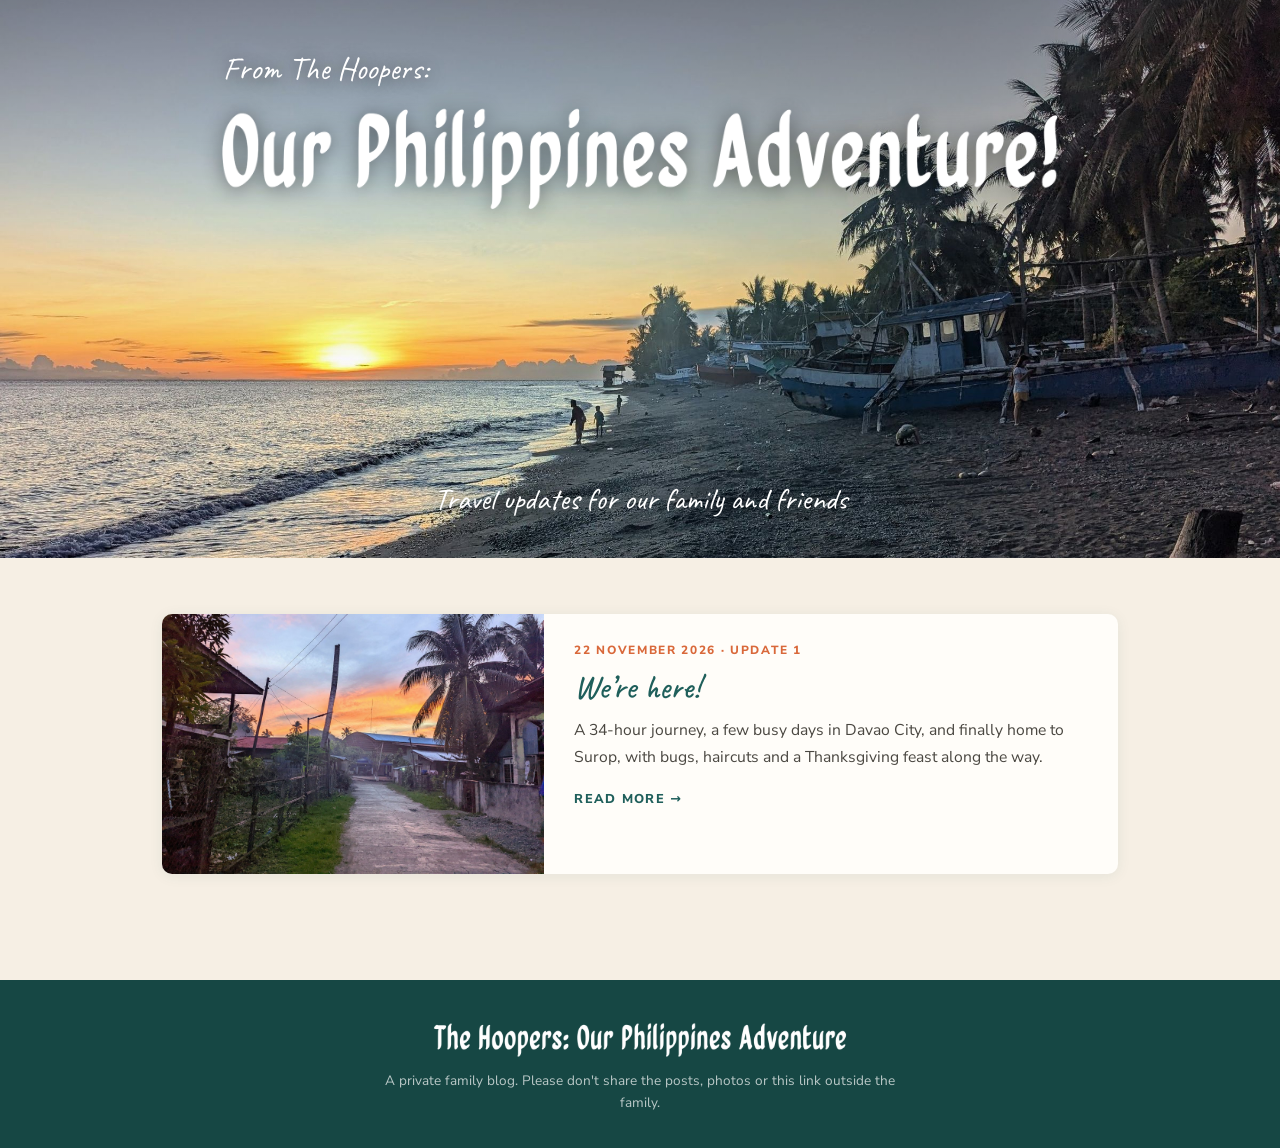
<file: index.html>
<!DOCTYPE html>
<html lang="en-GB">
<head>
  <meta charset="UTF-8">
  <meta name="viewport" content="width=device-width, initial-scale=1.0">
  <meta name="robots" content="noindex, nofollow">
  <title>Our Philippines Adventure! — The Hoopers Abroad</title>
  <link rel="preconnect" href="https://fonts.googleapis.com">
  <link rel="preconnect" href="https://fonts.gstatic.com" crossorigin>
  <link href="https://fonts.googleapis.com/css2?family=Nunito+Sans:ital,wght@0,400;0,700;0,800;1,400&family=Caveat:wght@500&display=swap" rel="stylesheet">
  <link rel="stylesheet" href="assets/style.css">
</head>
<body>

<!-- Header photo: Tibanban beach at sunset. To change it, replace the url below. -->
<header class="home-hero has-photo" style="background-image:url('assets/home/home-01-tibanban-sunset.jpg')">
  <div class="hero-title">
    <div class="kicker">From The Hoopers:</div>
    <!-- Title is an image in the Quiapo font: its licence allows the letters as a picture,
         but not as a web font without the designer's permission. -->
    <h1><img class="title-img" src="assets/home/title-our-philippines-adventure.png" alt="Our Philippines Adventure!" width="2000" height="281"></h1>
  </div>
  <div class="strap">Travel updates for our family and friends</div>
</header>

<main class="post-list">
  <div class="container--wide">

    <!-- POSTS: newest first. Copy this block for each new post.
    <a class="post-card" href="posts/YYYY-MM-slug.html">
      <img src="assets/posts/YYYY-MM-slug/YYYY-MM-slug-01-description.jpg" alt="">
      <div class="post-card-body">
        <div class="post-card-date">22 November 2026</div>
        <h2>Post title</h2>
        <p>One- or two-sentence summary.</p>
        <span class="read-more">Read more →</span>
      </div>
    </a>
    -->

    <a class="post-card" href="posts/2026-11-were-here.html">
      <img src="assets/posts/2026-11-were-here/2026-11-were-here-04-02-our-street-at-sunset.jpg" alt="">
      <div class="post-card-body">
        <div class="post-card-date">22 November 2026 · Update 1</div>
        <h2>We’re here!</h2>
        <p>A 34-hour journey, a few busy days in Davao City, and finally home to Surop, with bugs, haircuts and a Thanksgiving feast along the way.</p>
        <span class="read-more">Read more →</span>
      </div>
    </a>


  </div>
</main>

<footer>
  <div class="footer-name"><img class="footer-title-img" src="assets/home/footer-the-hoopers-our-philippines-adventure.png" alt="The Hoopers: Our Philippines Adventure" width="1200" height="114"></div>
  <p class="private-note">A private family blog. Please don't share the posts, photos or this link outside the family.</p>
</footer>

</body>
</html>
</file>
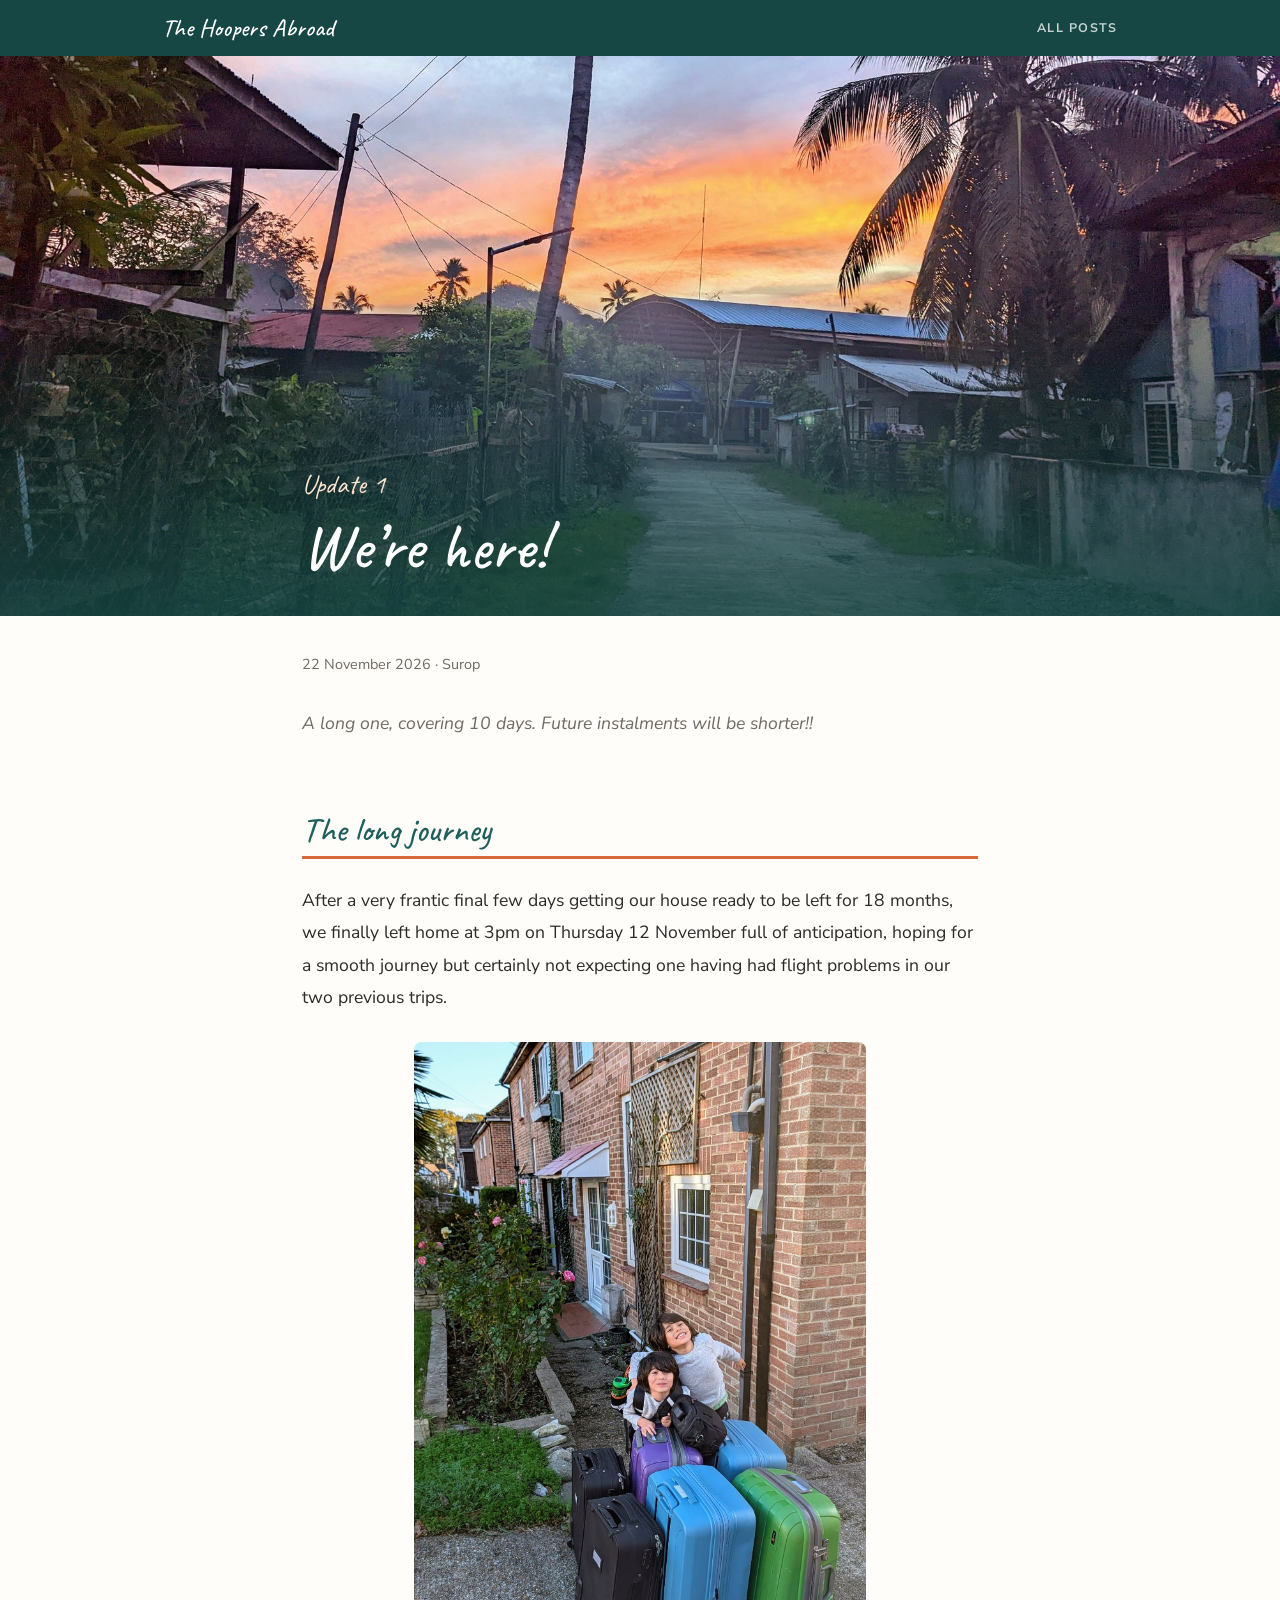
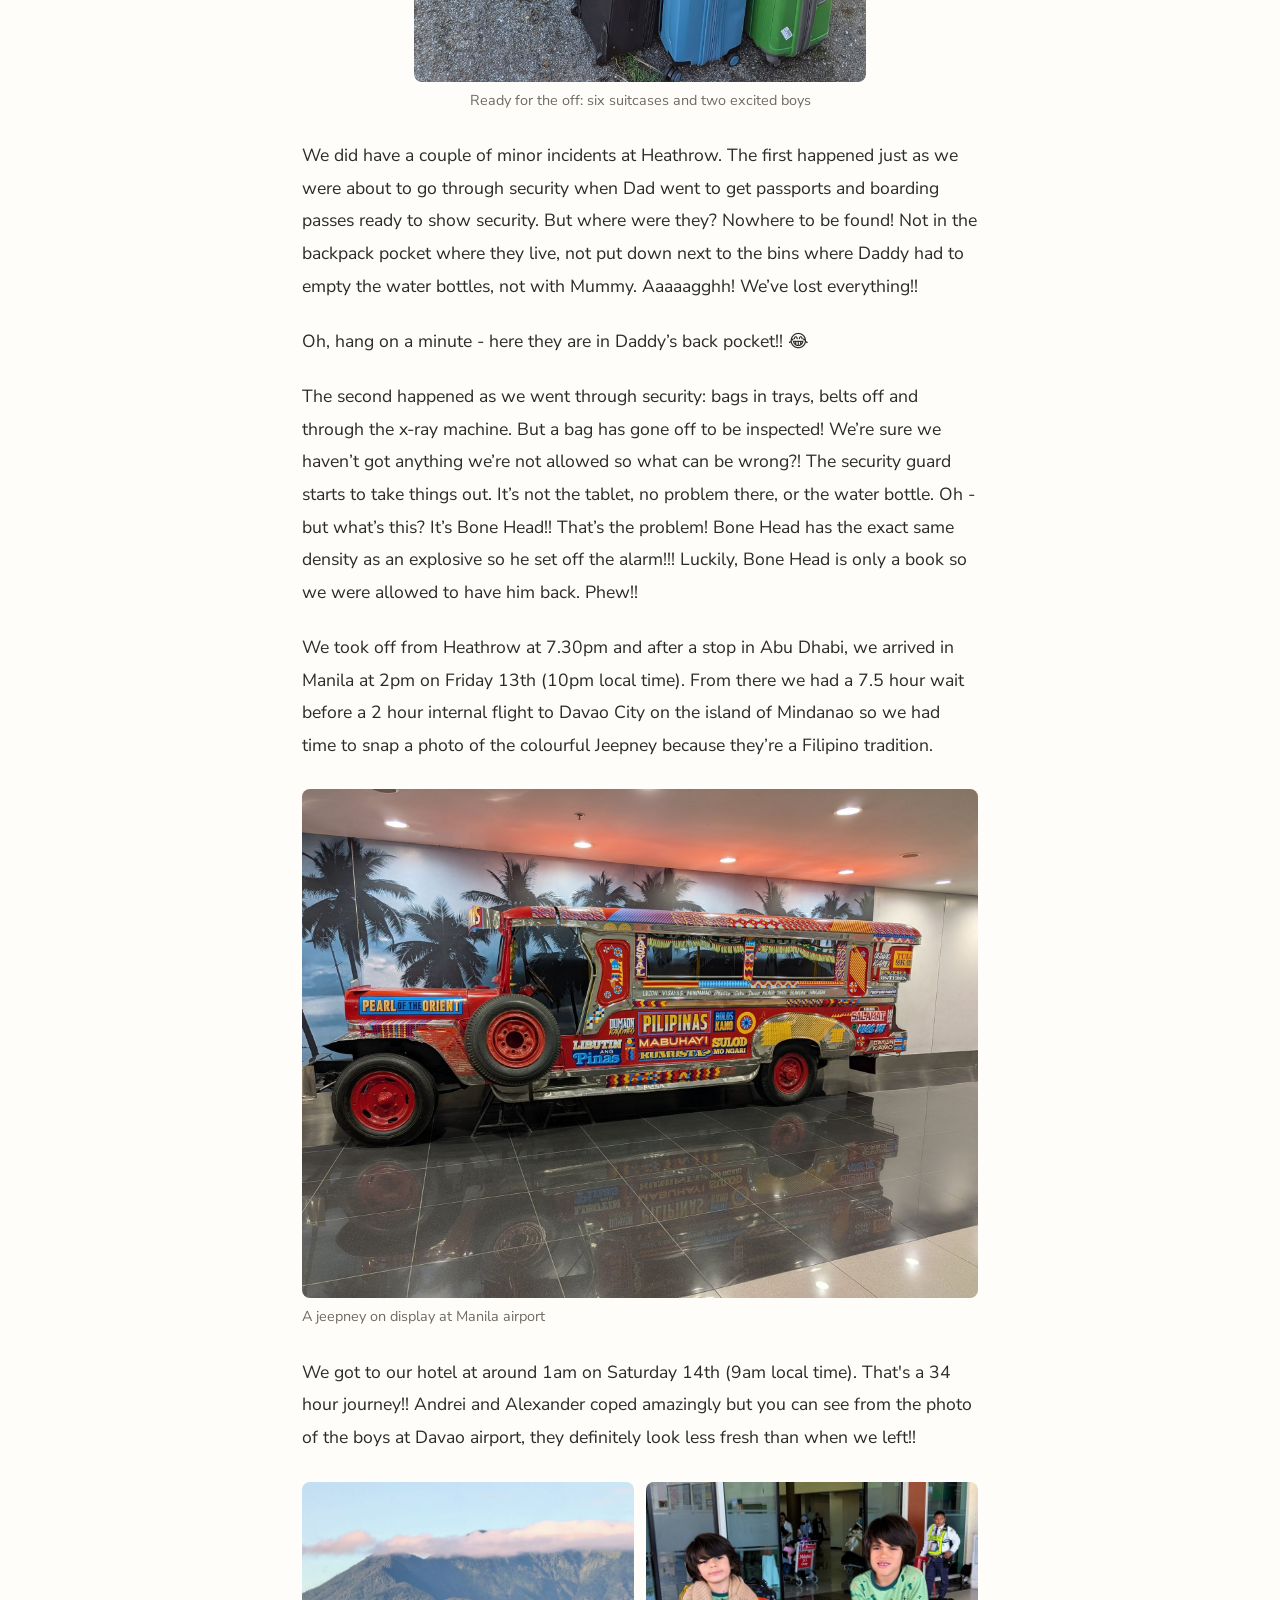
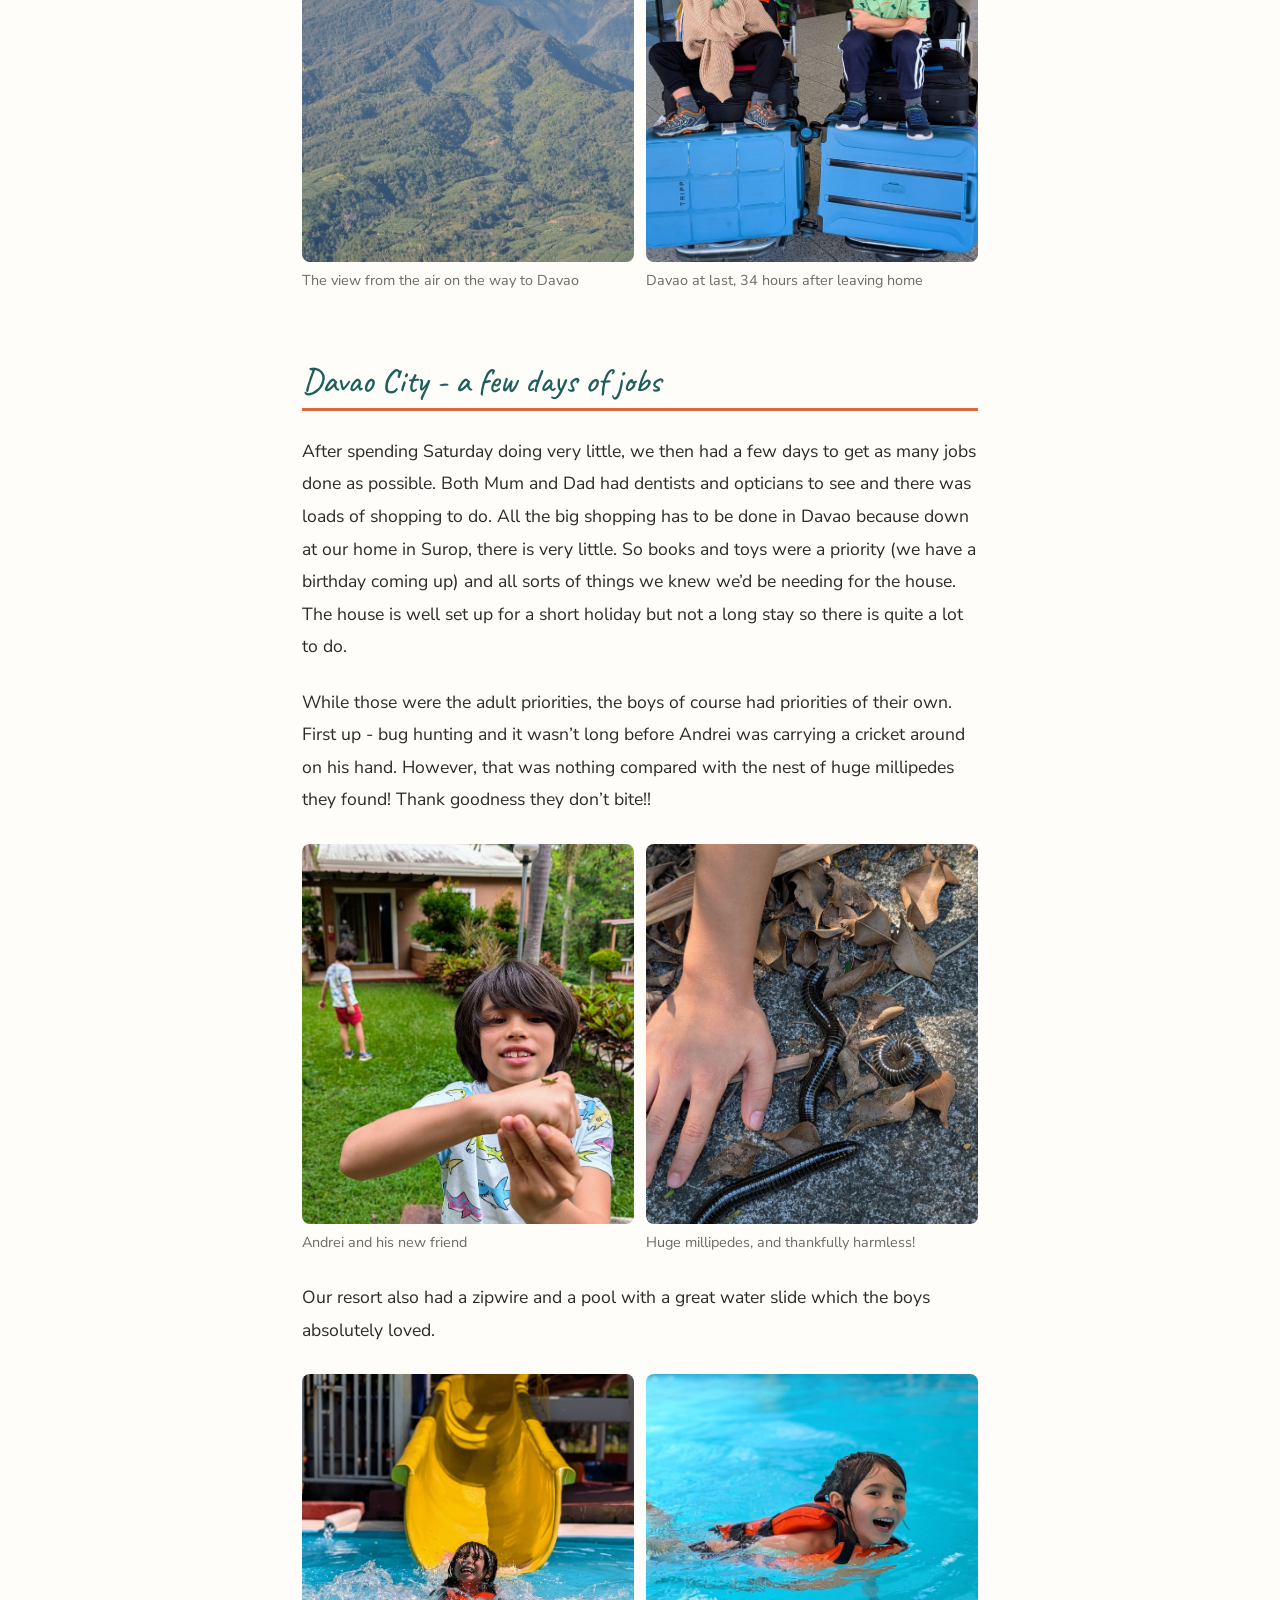
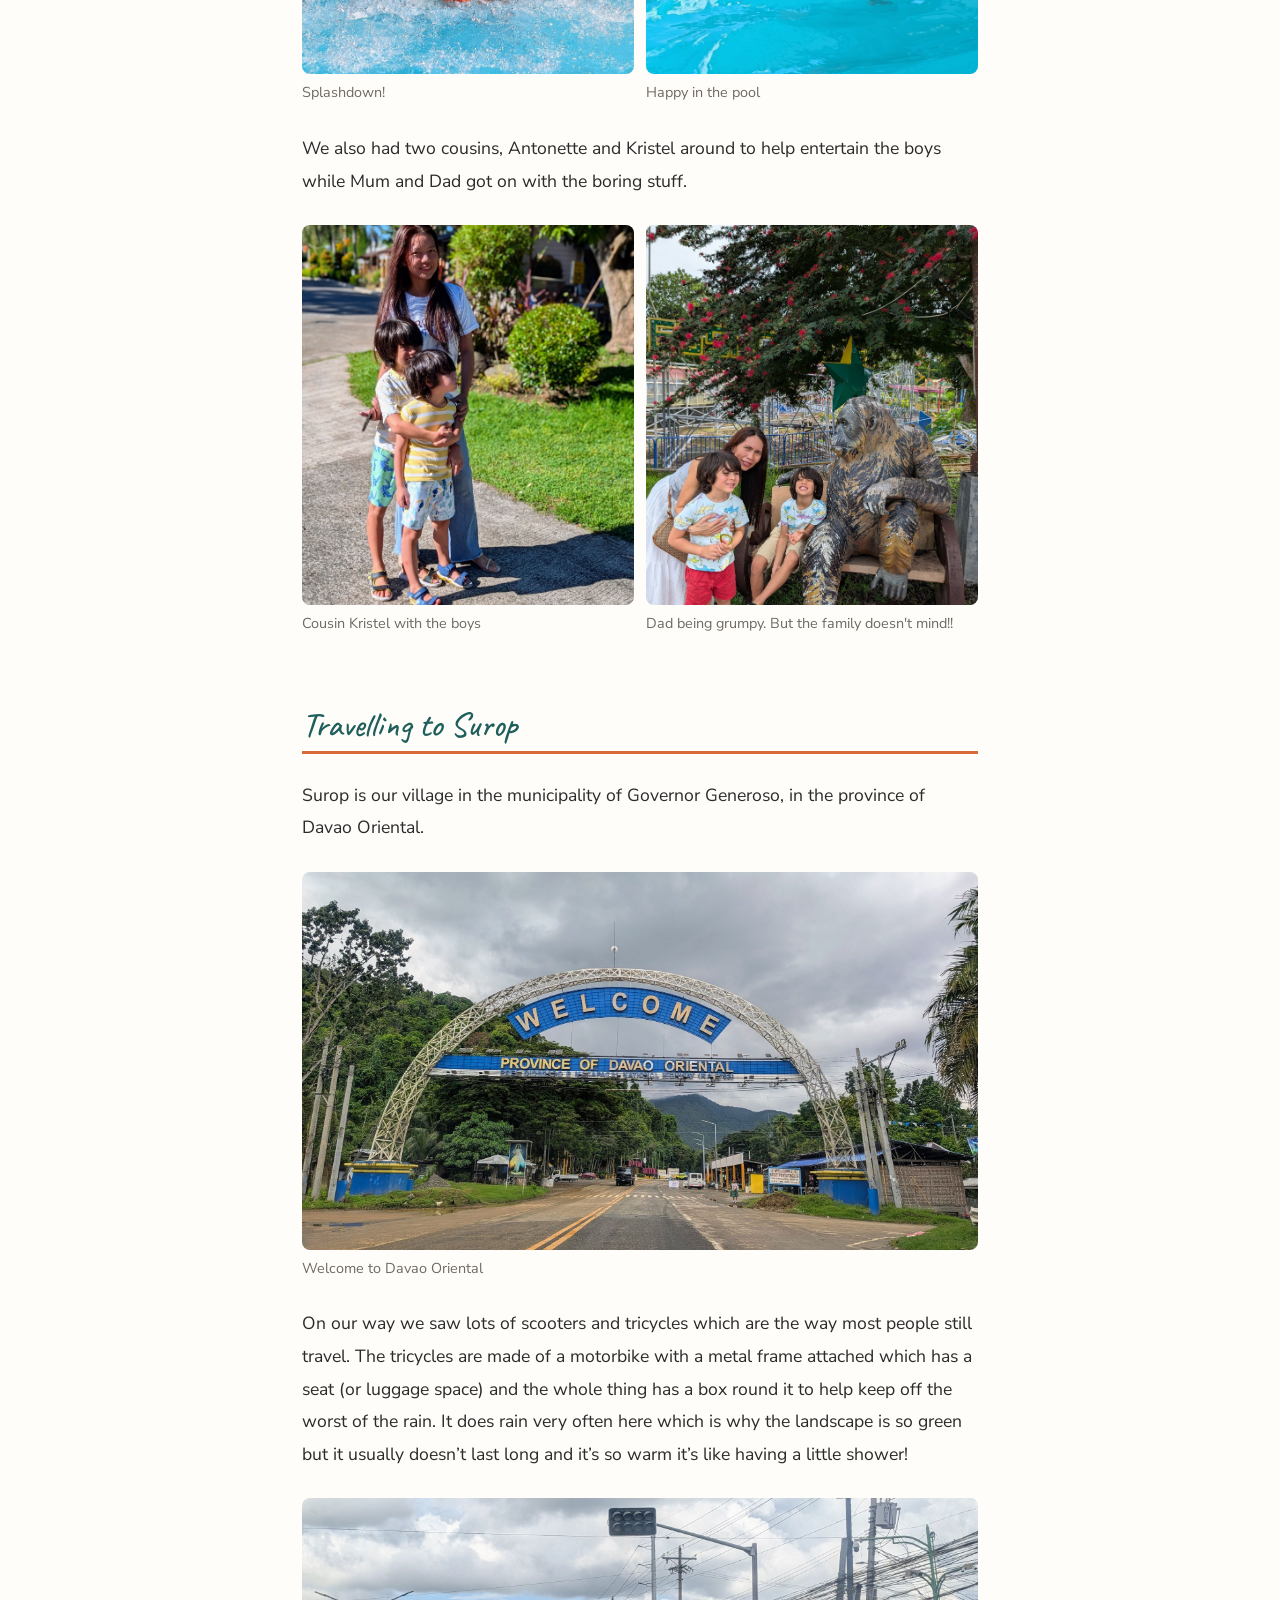
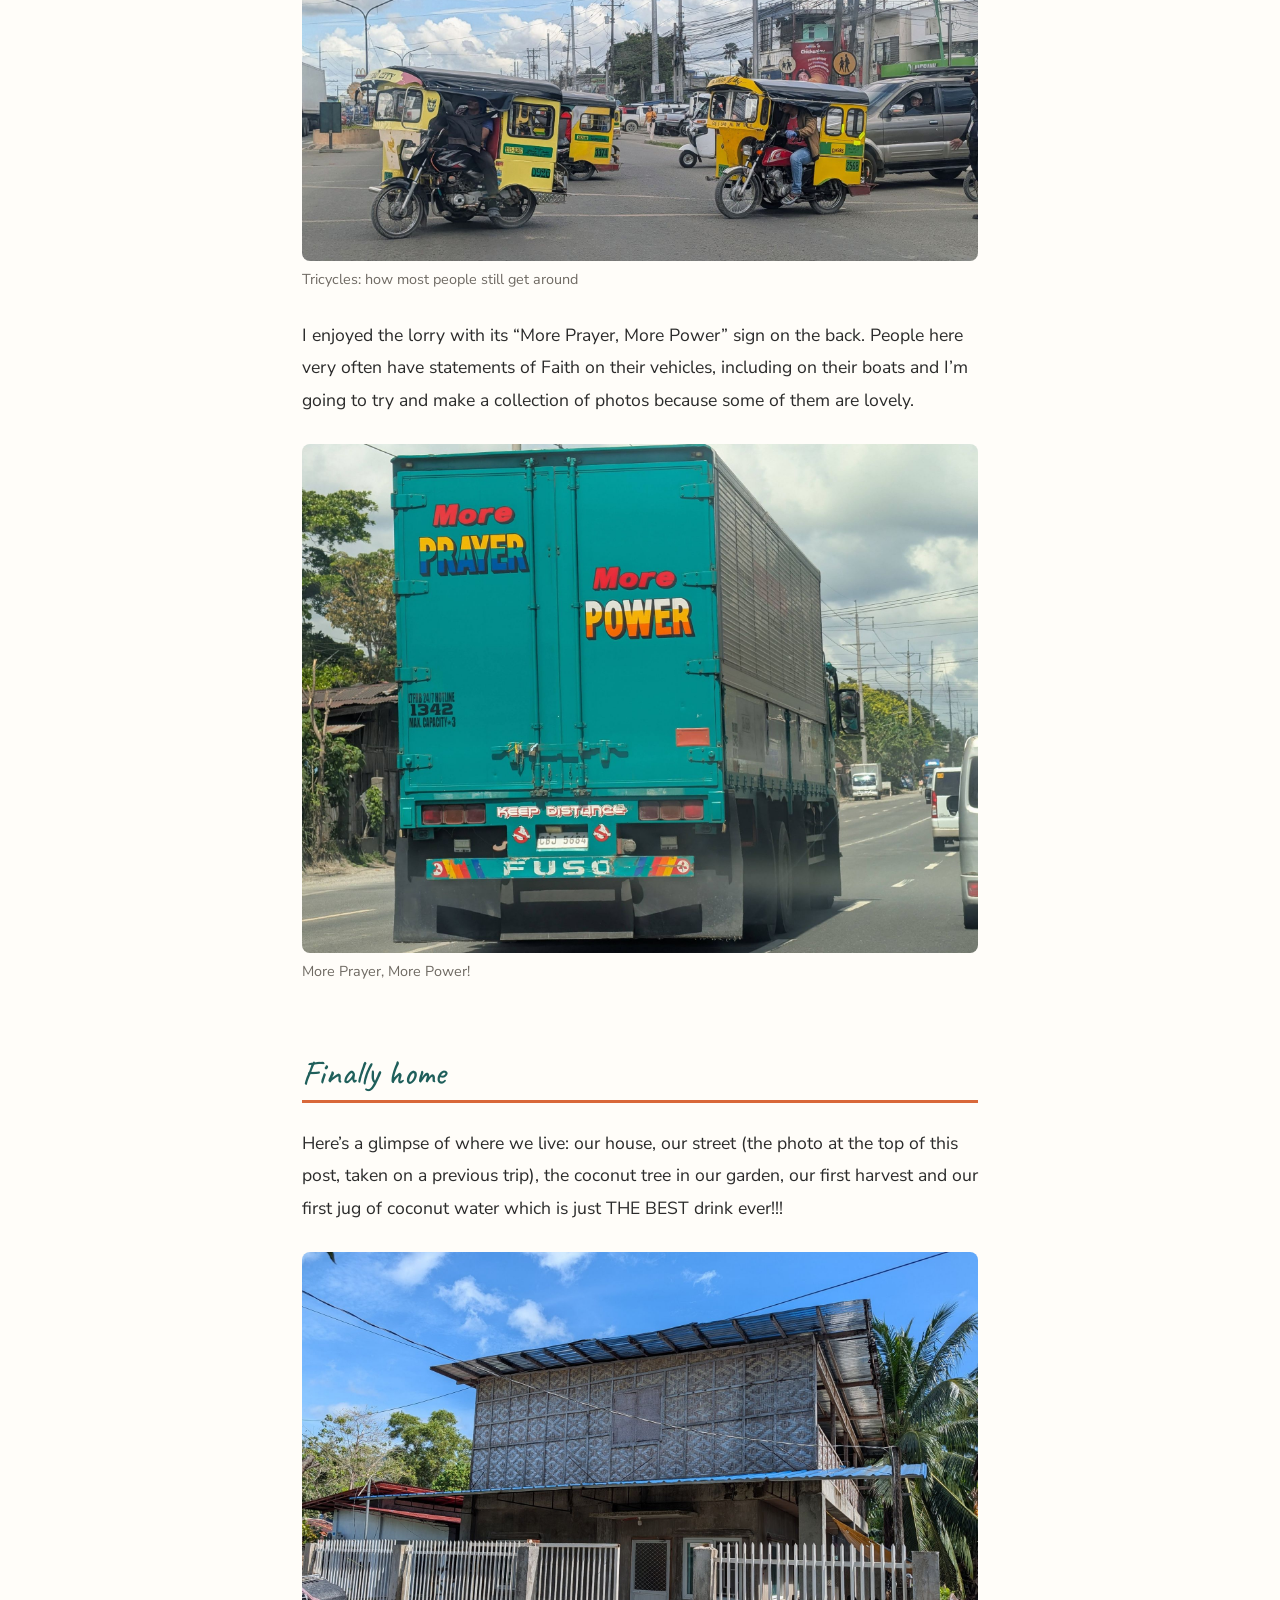
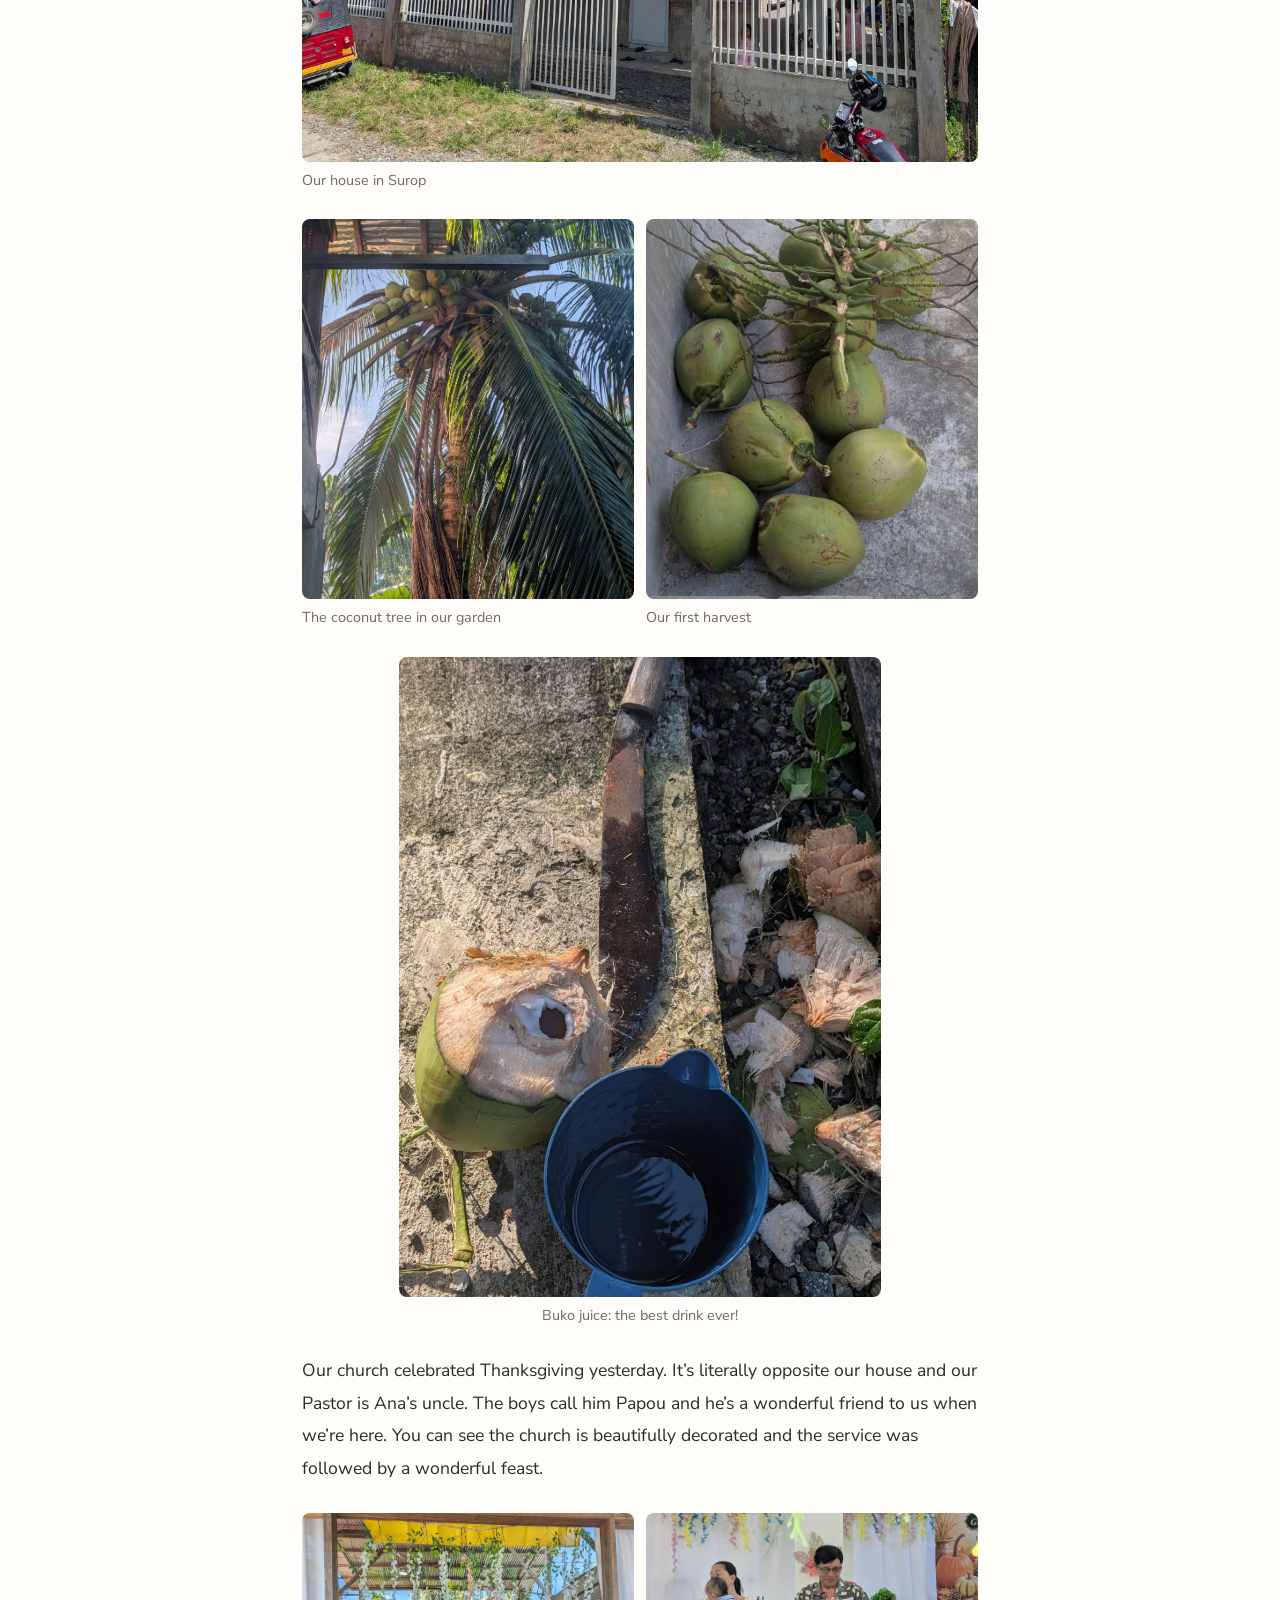
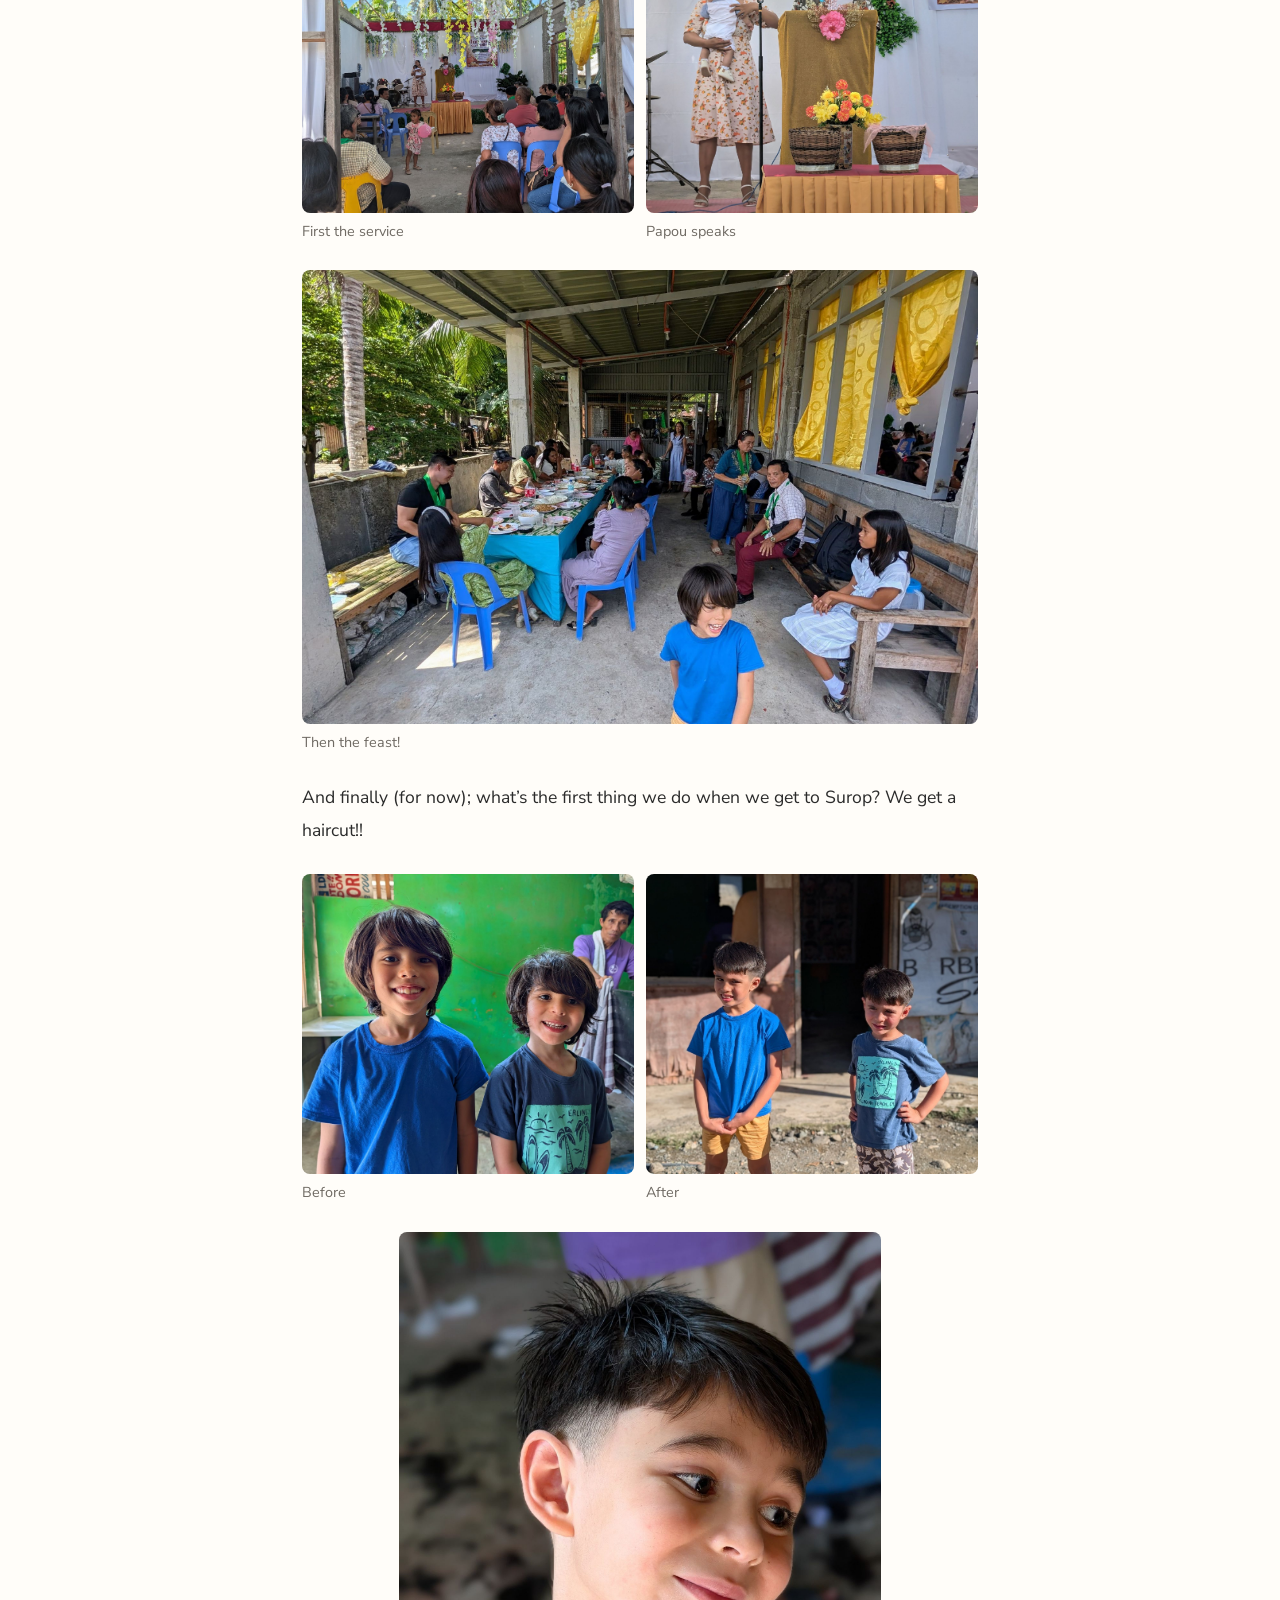
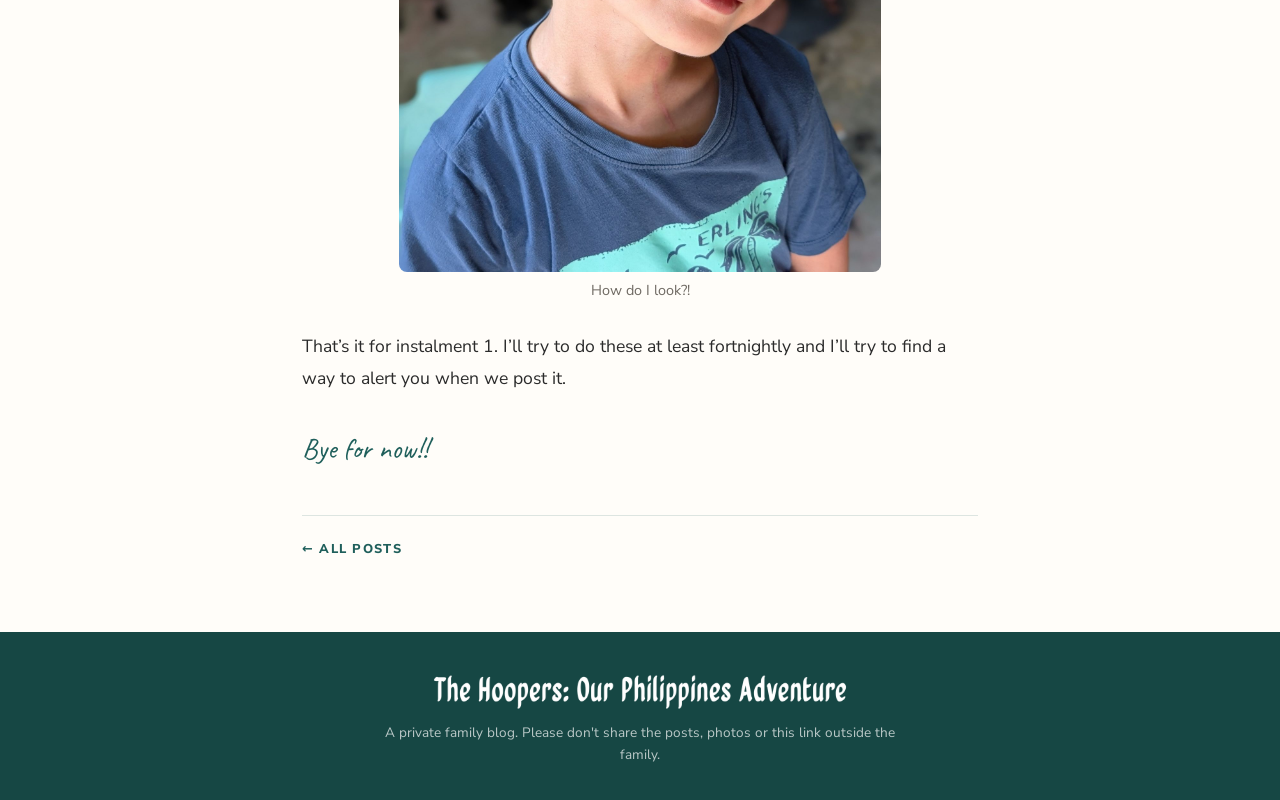
<file: posts/2026-11-were-here.html>
<!DOCTYPE html>
<html lang="en-GB">
<head>
  <meta charset="UTF-8">
  <meta name="viewport" content="width=device-width, initial-scale=1.0">
  <meta name="robots" content="noindex, nofollow">
  <title>We’re here! — The Hoopers Abroad</title>
  <link rel="preconnect" href="https://fonts.googleapis.com">
  <link rel="preconnect" href="https://fonts.gstatic.com" crossorigin>
  <link href="https://fonts.googleapis.com/css2?family=Nunito+Sans:ital,wght@0,400;0,700;0,800;1,400&family=Caveat:wght@500&display=swap" rel="stylesheet">
  <link rel="stylesheet" href="../assets/style.css">
</head>
<body>

<div class="topbar">
  <div class="topbar-inner">
    <a class="site-name" href="../index.html">The Hoopers Abroad</a>
    <a class="home-link" href="../index.html">All posts</a>
  </div>
</div>

<header class="post-hero">
  <img src="../assets/posts/2026-11-were-here/2026-11-were-here-04-02-our-street-at-sunset.jpg" alt="Our street in Surop at sunset">
  <div class="post-hero-text">
    <div class="strap">Update 1</div>
    <h1>We’re here!</h1>
  </div>
</header>

<article class="post">
 <div class="container">
  <div class="meta">22 November 2026 · Surop</div>

  <p class="intro">A long one, covering 10 days. Future instalments will be shorter!!</p>

  <h2>The long journey</h2>
  <p>After a very frantic final few days getting our house ready to be left for 18 months, we finally left home at 3pm on Thursday 12 November full of anticipation, hoping for a smooth journey but certainly not expecting one having had flight problems in our two previous trips.</p>
  <figure class="portrait"><img loading="lazy" src="../assets/posts/2026-11-were-here/2026-11-were-here-01-01-leaving-home.jpg" alt="The boys with six suitcases outside the house"><figcaption>Ready for the off: six suitcases and two excited boys</figcaption></figure>
  <p>We did have a couple of minor incidents at Heathrow. The first happened just as we were about to go through security when Dad went to get passports and boarding passes ready to show security. But where were they? Nowhere to be found! Not in the backpack pocket where they live, not put down next to the bins where Daddy had to empty the water bottles, not with Mummy. Aaaaagghh! We’ve lost everything!!</p>
  <p>Oh, hang on a minute - here they are in Daddy’s back pocket!! 😂</p>
  <p>The second happened as we went through security: bags in trays, belts off and through the x-ray machine. But a bag has gone off to be inspected! We’re sure we haven’t got anything we’re not allowed so what can be wrong?! The security guard starts to take things out. It’s not the tablet, no problem there, or the water bottle. Oh - but what’s this? It’s Bone Head!! That’s the problem! Bone Head has the exact same density as an explosive so he set off the alarm!!! Luckily, Bone Head is only a book so we were allowed to have him back. Phew!!</p>
  <p>We took off from Heathrow at 7.30pm and after a stop in Abu Dhabi, we arrived in Manila at 2pm on Friday 13th (10pm local time). From there we had a 7.5 hour wait before a 2 hour internal flight to Davao City on the island of Mindanao so we had time to snap a photo of the colourful Jeepney because they’re a Filipino tradition.</p>
  <figure><img loading="lazy" src="../assets/posts/2026-11-were-here/2026-11-were-here-01-02-jeepney.jpg" alt="A brightly painted jeepney on display at the airport"><figcaption>A jeepney on display at Manila airport</figcaption></figure>
  <p>We got to our hotel at around 1am on Saturday 14th (9am local time). That's a 34 hour journey!! Andrei and Alexander coped amazingly but you can see from the photo of the boys at Davao airport, they definitely look less fresh than when we left!!</p>
  <div class="pair tall">
    <figure><img loading="lazy" src="../assets/posts/2026-11-were-here/2026-11-were-here-01-03-from-the-air.jpg" alt="Forested mountains seen from the plane"><figcaption>The view from the air on the way to Davao</figcaption></figure>
    <figure><img loading="lazy" src="../assets/posts/2026-11-were-here/2026-11-were-here-01-04-arriving-davao.jpg" alt="The boys sitting on suitcases at Davao airport"><figcaption>Davao at last, 34 hours after leaving home</figcaption></figure>
  </div>

  <h2>Davao City - a few days of jobs</h2>
  <p>After spending Saturday doing very little, we then had a few days to get as many jobs done as possible. Both Mum and Dad had dentists and opticians to see and there was loads of shopping to do. All the big shopping has to be done in Davao because down at our home in Surop, there is very little. So books and toys were a priority (we have a birthday coming up) and all sorts of things we knew we’d be needing for the house. The house is well set up for a short holiday but not a long stay so there is quite a lot to do.</p>
  <p>While those were the adult priorities, the boys of course had priorities of their own. First up - bug hunting and it wasn’t long before Andrei was carrying a cricket around on his hand. However, that was nothing compared with the nest of huge millipedes they found! Thank goodness they don’t bite!!</p>
  <div class="pair tall">
    <figure><img loading="lazy" src="../assets/posts/2026-11-were-here/2026-11-were-here-02-01-cricket.jpg" alt="Andrei holding a small green cricket on his hand"><figcaption>Andrei and his new friend</figcaption></figure>
    <figure><img loading="lazy" src="../assets/posts/2026-11-were-here/2026-11-were-here-02-02-millipedes.jpg" alt="Giant black millipedes next to a child's hand"><figcaption>Huge millipedes, and thankfully harmless!</figcaption></figure>
  </div>
  <p>Our resort also had a zipwire and a pool with a great water slide which the boys absolutely loved.</p>
  <div class="pair">
    <figure><img loading="lazy" src="../assets/posts/2026-11-were-here/2026-11-were-here-02-05-water-slide.jpg" alt="Splashing into the pool at the bottom of a yellow water slide"><figcaption>Splashdown!</figcaption></figure>
    <figure><img loading="lazy" src="../assets/posts/2026-11-were-here/2026-11-were-here-02-06-pool.jpg" alt="Swimming in a life jacket in a bright blue pool"><figcaption>Happy in the pool</figcaption></figure>
  </div>
  <p>We also had two cousins, Antonette and Kristel around to help entertain the boys while Mum and Dad got on with the boring stuff.</p>
  <div class="pair tall">
    <figure><img loading="lazy" src="../assets/posts/2026-11-were-here/2026-11-were-here-02-04-kristel.jpg" alt="Cousin Kristel with the two boys"><figcaption>Cousin Kristel with the boys</figcaption></figure>
    <figure><img loading="lazy" src="../assets/posts/2026-11-were-here/2026-11-were-here-02-03-orangutan.jpg" alt="The family beside an orangutan statue"><figcaption>Dad being grumpy. But the family doesn't mind!!</figcaption></figure>
  </div>

  <h2>Travelling to Surop</h2>
  <p>Surop is our village in the municipality of Governor Generoso, in the province of Davao Oriental.</p>
  <figure><img loading="lazy" src="../assets/posts/2026-11-were-here/2026-11-were-here-03-03-davao-oriental.jpg" alt="The Welcome arch at the border of Davao Oriental province"><figcaption>Welcome to Davao Oriental</figcaption></figure>
  <p>On our way we saw lots of scooters and tricycles which are the way most people still travel. The tricycles are made of a motorbike with a metal frame attached which has a seat (or luggage space) and the whole thing has a box round it to help keep off the worst of the rain. It does rain very often here which is why the landscape is so green but it usually doesn’t last long and it’s so warm it’s like having a little shower!</p>
  <figure><img loading="lazy" src="../assets/posts/2026-11-were-here/2026-11-were-here-03-01-tricycles.jpg" alt="Yellow tricycles at a junction"><figcaption>Tricycles: how most people still get around</figcaption></figure>
  <p>I enjoyed the lorry with its “More Prayer, More Power” sign on the back. People here very often have statements of Faith on their vehicles, including on their boats and I’m going to try and make a collection of photos because some of them are lovely.</p>
  <figure><img loading="lazy" src="../assets/posts/2026-11-were-here/2026-11-were-here-03-02-prayer-lorry.jpg" alt="The back of a lorry painted 'More Prayer More Power'"><figcaption>More Prayer, More Power!</figcaption></figure>

  <h2>Finally home</h2>
  <p>Here’s a glimpse of where we live: our house, our street (the photo at the top of this post, taken on a previous trip), the coconut tree in our garden, our first harvest and our first jug of coconut water which is just THE BEST drink ever!!!</p>
  <figure><img loading="lazy" src="../assets/posts/2026-11-were-here/2026-11-were-here-04-01-the-house.jpg" alt="Our house in Surop"><figcaption>Our house in Surop</figcaption></figure>
  <div class="pair tall">
    <figure><img loading="lazy" src="../assets/posts/2026-11-were-here/2026-11-were-here-04-03-coconut-tree.jpg" alt="Coconuts growing on the tree in the garden"><figcaption>The coconut tree in our garden</figcaption></figure>
    <figure><img loading="lazy" src="../assets/posts/2026-11-were-here/2026-11-were-here-04-04-first-harvest.jpg" alt="A pile of freshly picked green coconuts"><figcaption>Our first harvest</figcaption></figure>
  </div>
  <figure class="portrait"><img loading="lazy" src="../assets/posts/2026-11-were-here/2026-11-were-here-04-05-coconut-water.jpg" alt="An opened coconut, a machete and a jug of coconut water"><figcaption>Buko juice: the best drink ever!</figcaption></figure>
  <p>Our church celebrated Thanksgiving yesterday. It’s literally opposite our house and our Pastor is Ana’s uncle. The boys call him Papou and he’s a wonderful friend to us when we’re here. You can see the church is beautifully decorated and the service was followed by a wonderful feast.</p>
  <div class="pair">
    <figure><img loading="lazy" src="../assets/posts/2026-11-were-here/2026-11-were-here-04-06-thanksgiving.jpg" alt="The decorated church during the Thanksgiving service"><figcaption>First the service</figcaption></figure>
    <figure><img loading="lazy" src="../assets/posts/2026-11-were-here/2026-11-were-here-04-07-papou.jpg" alt="Papou speaking at the lectern"><figcaption>Papou speaks</figcaption></figure>
  </div>
  <figure><img loading="lazy" src="../assets/posts/2026-11-were-here/2026-11-were-here-04-08-lunch.jpg" alt="Everyone at the long table for the Thanksgiving feast"><figcaption>Then the feast!</figcaption></figure>
  <p>And finally (for now); what’s the first thing we do when we get to Surop? We get a haircut!!</p>
  <div class="pair">
    <figure><img loading="lazy" src="../assets/posts/2026-11-were-here/2026-11-were-here-04-09-before.jpg" alt="The boys with long hair at the barber's"><figcaption>Before</figcaption></figure>
    <figure><img loading="lazy" src="../assets/posts/2026-11-were-here/2026-11-were-here-04-10-boys-after.jpg" alt="The boys with short haircuts outside the barber shop"><figcaption>After</figcaption></figure>
  </div>
  <figure class="portrait"><img loading="lazy" src="../assets/posts/2026-11-were-here/2026-11-were-here-04-11-alexander-after.jpg" alt="Alexander showing off his new haircut"><figcaption>How do I look?!</figcaption></figure>
  <p>That’s it for instalment 1. I’ll try to do these at least fortnightly and I’ll try to find a way to alert you when we post it.</p>

  <p class="signoff">Bye for now!!</p>

  <div class="post-nav"><a href="../index.html">← All posts</a></div>
 </div>
</article>

<footer>
  <div class="footer-name"><img class="footer-title-img" src="../assets/home/footer-the-hoopers-our-philippines-adventure.png" alt="The Hoopers: Our Philippines Adventure" width="1200" height="114"></div>
  <p class="private-note">A private family blog. Please don't share the posts, photos or this link outside the family.</p>
</footer>

</body>
</html>
</file>
<file: assets/style.css>
/* The Hoopers Abroad — shared styles for the home page and every post.
   Private family blog. Deliberately separate in look from the Lubi website. */

/* ─── COLOURS ───────────────────────────────────── */
:root {
  --sea:      #1F5F5B;   /* deep sea green: headings, header */
  --sea-dk:   #164744;
  --coral:    #D9683A;   /* warm accent: links, dates, rules */
  --sand:     #F6EFE4;   /* page background behind cards */
  --shell:    #FFFDF9;   /* card / article background */
  --ink:      #2B2B2B;   /* body text */
  --muted:    #6F6A63;   /* captions, meta */
}

/* ─── RESET ─────────────────────────────────────── */
*, *::before, *::after { box-sizing: border-box; margin: 0; padding: 0; }
body {
  font-family: 'Nunito Sans', system-ui, sans-serif;
  line-height: 1.75;
  color: var(--ink);
  background: var(--shell);
  -webkit-font-smoothing: antialiased;
  min-height: 100vh; display: flex; flex-direction: column;   /* keeps the footer at the bottom on short pages */
}
.post-list, .post { flex: 1; }
img { max-width: 100%; display: block; }
a { color: var(--coral); text-decoration: none; }
a:hover { text-decoration: underline; }
/* Headings: never Fraunces (Andrew, 22 Nov 2026). Caveat or Nunito Sans until the Quiapo font licence is settled. */
h1, h2, h3 { font-family: var(--heading-font); line-height: 1.2; font-weight: var(--heading-weight); }

.container       { max-width: 720px;  margin: 0 auto; padding: 0 22px; }
.container--wide { max-width: 1000px; margin: 0 auto; padding: 0 22px; }

/* ─── TOP BAR ───────────────────────────────────── */
.topbar { background: var(--sea-dk); }
.topbar-inner {
  max-width: 1000px; margin: 0 auto; padding: 0 22px; height: 56px;
  display: flex; align-items: center; justify-content: space-between;
}
.topbar .site-name {
  font-family: var(--heading-font); font-size: calc(1.15rem * var(--heading-scale)); font-weight: var(--heading-weight);
  color: #fff;
}
.topbar .site-name:hover { text-decoration: none; color: #F3C9A9; }
.topbar .home-link {
  font-size: 0.78rem; font-weight: 700; letter-spacing: 0.12em; text-transform: uppercase;
  color: rgba(255,255,255,0.75);
}

/* ─── HOME PAGE ─────────────────────────────────── */
.home-hero {
  position: relative; color: #fff; text-align: center;
  padding: 96px 22px 88px;
  background: linear-gradient(180deg, #164744 0%, #1F5F5B 45%, #3F7F78 75%, #E39A6B 100%);
  background-size: cover; background-position: center;
}
.home-hero.has-photo {
  min-height: clamp(340px, 62vh, 620px);
  display: flex; flex-direction: column; justify-content: flex-start;
  padding: clamp(22px, 4.5vh, 44px) 22px clamp(18px, 3.5vh, 34px);
  background-position: center 62%;
  text-shadow: 0 2px 16px rgba(0,0,0,0.5);
}
.home-hero.has-photo::before {
  content: ''; position: absolute; inset: 0;
  background: linear-gradient(180deg, rgba(0,0,0,0.28) 0%, rgba(0,0,0,0.06) 40%, rgba(0,0,0,0) 70%);
}
.home-hero > * { position: relative; }
.home-hero.has-photo .strap { color: #fff; }
.home-hero.has-photo h1 { margin: 0 0 4px; line-height: 0; }
.hero-title { width: min(860px, 90vw); margin: 0 auto; text-align: left; }
.home-hero .kicker {
  font-family: 'Caveat', cursive; font-size: clamp(1.3rem, 3.6vw, 2rem); color: #fff;
  margin: 0 0 2px 1.5%;
}
.home-hero.has-photo .strap { margin-top: auto; }   /* sits at the bottom of the photo, on the sand */
.home-hero .title-img {
  width: min(860px, 90vw); height: auto; margin: 0 auto;
  filter: drop-shadow(0 2px 10px rgba(0,0,0,0.45));
}
.home-hero h1 { font-size: clamp(2.4rem, 7vw, 3.6rem); margin-bottom: 10px; }
.home-hero .strap {
  font-family: 'Caveat', cursive; font-size: clamp(1.4rem, 4vw, 1.9rem); color: #FBE3CF;
}

.post-list { background: var(--sand); padding: 56px 0 80px; }
.post-list .empty {
  text-align: center; color: var(--muted); font-size: 1.05rem; padding: 32px 0;
}
.post-card {
  display: grid; grid-template-columns: 2fr 3fr;
  background: var(--shell); border-radius: 10px; overflow: hidden;
  box-shadow: 0 2px 14px rgba(31,95,91,0.08);
  margin-bottom: 26px; color: inherit;
  transition: box-shadow 0.2s, transform 0.2s;
}
.post-card:hover { text-decoration: none; box-shadow: 0 6px 24px rgba(31,95,91,0.16); transform: translateY(-2px); }
.post-card img { width: 100%; height: 100%; min-height: 220px; object-fit: cover; }
.post-card-body { padding: 26px 30px; }
.post-card-date {
  font-size: 0.74rem; font-weight: 800; letter-spacing: 0.14em;
  text-transform: uppercase; color: var(--coral); margin-bottom: 6px;
}
.post-card h2 { font-size: calc(1.55rem * var(--heading-scale)); color: var(--sea); margin-bottom: 10px; }
.post-card p { font-size: 0.98rem; color: #4a4741; margin-bottom: 12px; }
.post-card .read-more { font-size: 0.8rem; font-weight: 800; letter-spacing: 0.1em; text-transform: uppercase; color: var(--sea); }

/* ─── POST PAGE ─────────────────────────────────── */
.post-hero { position: relative; }
.post-hero img { width: 100%; height: clamp(260px, 50vw, 560px); object-fit: cover; }
.post-hero::after {
  content: ''; position: absolute; inset: 0;
  background: linear-gradient(180deg, rgba(22,71,68,0) 40%, rgba(22,71,68,0.85));
}
.post-hero-text {
  position: absolute; left: 0; right: 0; bottom: 0; z-index: 1;
  max-width: 720px; margin: 0 auto; padding: 0 22px 30px; color: #fff;
}
.post-hero-text .strap { font-family: 'Caveat', cursive; font-size: clamp(1.3rem, 3.5vw, 1.7rem); color: #FBE3CF; }
.post-hero-text h1 { font-size: calc(clamp(2.1rem, 6vw, 3rem) * var(--heading-scale)); }

.post { padding: 36px 0 72px; }
.post .meta { font-size: 0.9rem; color: var(--muted); margin-bottom: 30px; }
.post p, .post li { font-size: clamp(1.02rem, 1.7vw, 1.1rem); line-height: 1.85; }
.post p { margin-bottom: 1.3em; }
.post h2 {
  font-size: calc(1.6rem * var(--heading-scale)); color: var(--sea);
  margin: 2em 0 0.7em; padding-bottom: 6px; border-bottom: 3px solid var(--coral);
}
.post ul { padding-left: 22px; margin-bottom: 1.3em; }
.post li { margin-bottom: 0.7em; }
.post li::marker { color: var(--coral); }
.post figure { margin: 28px 0; }
.post figure img { width: 100%; border-radius: 8px; }
.post figcaption { font-size: 0.9rem; line-height: 1.5; color: var(--muted); margin-top: 8px; }
.post .pair { display: grid; grid-template-columns: 1fr 1fr; gap: 12px; margin: 28px 0; }
.post .pair figure { margin: 0; }
.post .pair img { height: 300px; object-fit: cover; }
.post .pair.tall img { height: 380px; }
.post .float-r { float: right; width: 42%; margin: 6px 0 14px 24px; }
.post .clear { clear: both; }

/* Video: YouTube embed at 16:9, fills the column width */
.post .video { margin: 28px 0; }
.post .video .frame { position: relative; aspect-ratio: 16 / 9; border-radius: 8px; overflow: hidden; background: #000; }
.post .video iframe { position: absolute; inset: 0; width: 100%; height: 100%; border: 0; }
/* Short clips stored on the site itself */
.post video { width: 100%; border-radius: 8px; }

.post .signoff {
  font-family: 'Caveat', cursive; font-size: 1.8rem; line-height: 1.4;
  color: var(--sea); margin-top: 34px;
}
.post-nav {
  border-top: 1px solid rgba(31,95,91,0.15); margin-top: 46px; padding-top: 22px;
  font-size: 0.8rem; font-weight: 800; letter-spacing: 0.1em; text-transform: uppercase;
}
.post-nav a { color: var(--sea); }

/* ─── FOOTER ────────────────────────────────────── */
footer { background: var(--sea-dk); color: rgba(255,255,255,0.7); text-align: center; padding: 40px 22px 34px; }
footer .footer-name { font-family: var(--heading-font); font-size: 1.2rem; color: #fff; margin-bottom: 10px; }
footer .footer-title-img { width: min(420px, 80vw); height: auto; margin: 0 auto; }
footer .private-note { font-size: 0.85rem; max-width: 520px; margin: 0 auto; line-height: 1.6; }

/* ─── SMALL SCREENS ─────────────────────────────── */
@media (max-width: 700px) {
  .home-hero.has-photo { background-position: 30% 62%; min-height: 280px; }
  .post-card { grid-template-columns: 1fr; }
  .post-card img { height: 220px; min-height: 0; }
  .post-card-body { padding: 20px 22px 24px; }
  .post .pair { grid-template-columns: 1fr; }
  .post .pair img, .post .pair.tall img { height: auto; max-height: 460px; }
  .post .float-r { float: none; width: 100%; margin: 28px 0; }
}

/* Heading font: Caveat (chosen by Andrew, 22 Nov 2026). Caveat runs small, hence the scale. */
:root { --heading-font: 'Caveat', cursive; --heading-weight: 500; --heading-scale: 1.35; }

/* Post extras */
.post .intro { font-style: italic; color: var(--muted); }
.post figure.portrait img { width: auto; max-width: 100%; max-height: 640px; margin: 0 auto; }
.post figure.portrait figcaption { text-align: center; }
</file>
